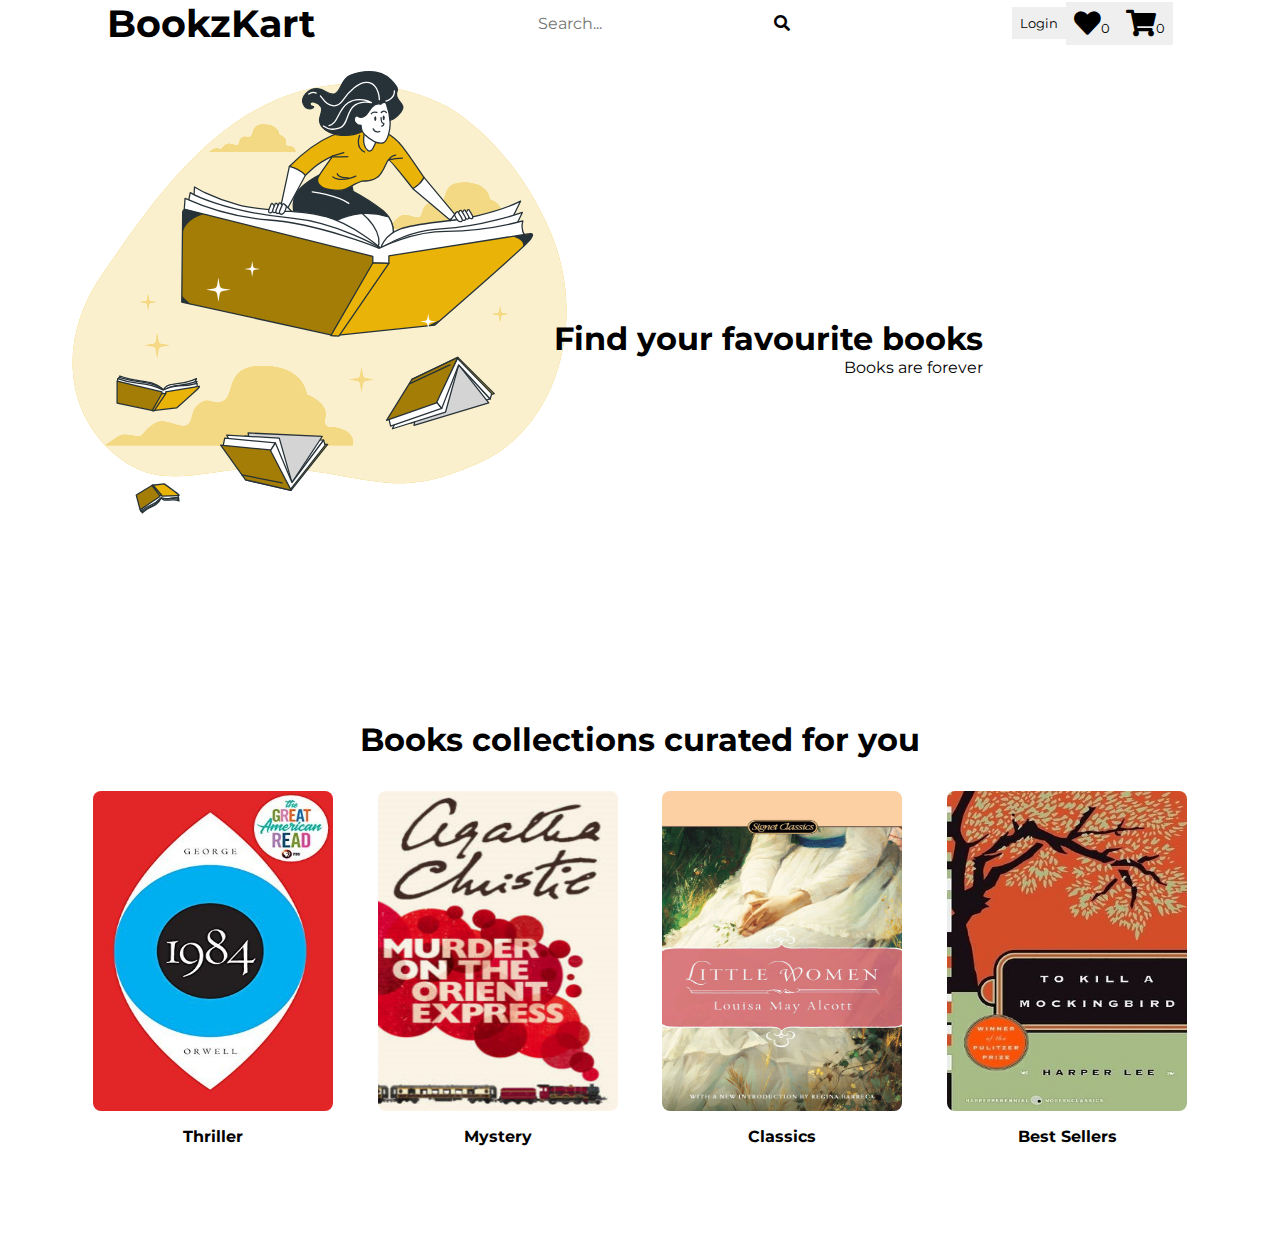
<file: index.html>
<!DOCTYPE html>
<html lang="en">

<head>
    <meta charset="UTF-8">
    <meta http-equiv="X-UA-Compatible" content="IE=edge">
    <meta name="viewport" content="width=device-width, initial-scale=1.0">
    <meta name="author" content="Aishwarya Dhiman">
    <title>E-commerce-app | HomePage</title>
    <link rel="stylesheet" href="https://zeta-ui.netlify.app/components/root.css" />
    <link rel="stylesheet" href="https://cdnjs.cloudflare.com/ajax/libs/font-awesome/5.14.0/css/all.min.css" />
    <link rel="stylesheet" href="app.css">

</head>

<body>
    <!-- header starts  -->
    <header class="header-wrapper">
        <a class="active" href="../index.html">
            <h1>BookzKart</h1>
        </a>
        <form action="" class="search-container">
            <input type="search" placeholder="Search..." name="search">
            <button type="submit"><i class="fa fa-search"></i></button>
        </form>
        <nav class="topnav">
            <a href="./pages/login.html"><button class="btn btn-primary-solid">
                    Login</button></a>
            <a href="./pages/wishlist.html"><button class="btn badge-btn">
                    <i class="fas fa-heart fa-2x"></i><span class="badge-icon-count">0</span>
                </button></a>
            <a href="./pages/cart.html"><button class="btn badge-btn">
                    <i class="fa fa-shopping-cart fa-2x"></i><span class="badge-icon-count">0</span></button></a>
        </nav>
    </header>
    <!-- header ends  -->
    <!-- hero section starts  -->

    <div class="hero-section">
        <img class="hero-image" src="./assets/images/bibliophile-animate (1).svg" alt="hero-image">
        <div class="hero-text">
            <h1>Find your favourite books</h1>
            <p>Books are forever</p>
        </div>
    </div>
    <!-- hero section ends  -->
    <!-- book collection -->
    <section class="section-books">
        <h1>Books collections curated for you</h1>
        <section class="flex justify-content-evenly section-book-cards">
            <div class="flex flex-col card-collection card-shadow">
                <img src="./assets/images/1984.jpg" alt="card-image"><a href="./pages/product.html">
                    <h4>Thriller</h4>
                </a>

            </div>
            <div class="flex flex-col card-collection card-shadow">
                <img src="./assets/images/orient.jpg" alt="card-image"><a href="./pages/product.html">
                    <h4>Mystery</h4>
                </a>
            </div>
            <div class="flex flex-col card-collection card-shadow">
                <img src="./assets/images/women.jpg" alt="card-image"><a href="./pages/product.html">
                    <h4>Classics</h4>
                </a>
            </div>
            <div class="flex flex-col card-collection card-shadow">
                <img src="./assets/images/mocking_bird.jpg" alt="card-image"><a href="./pages/product.html">
                    <h4>Best Sellers</h4>
                </a>
                </a>
            </div>
        </section>
    </section>

</body>

</html>
</file>
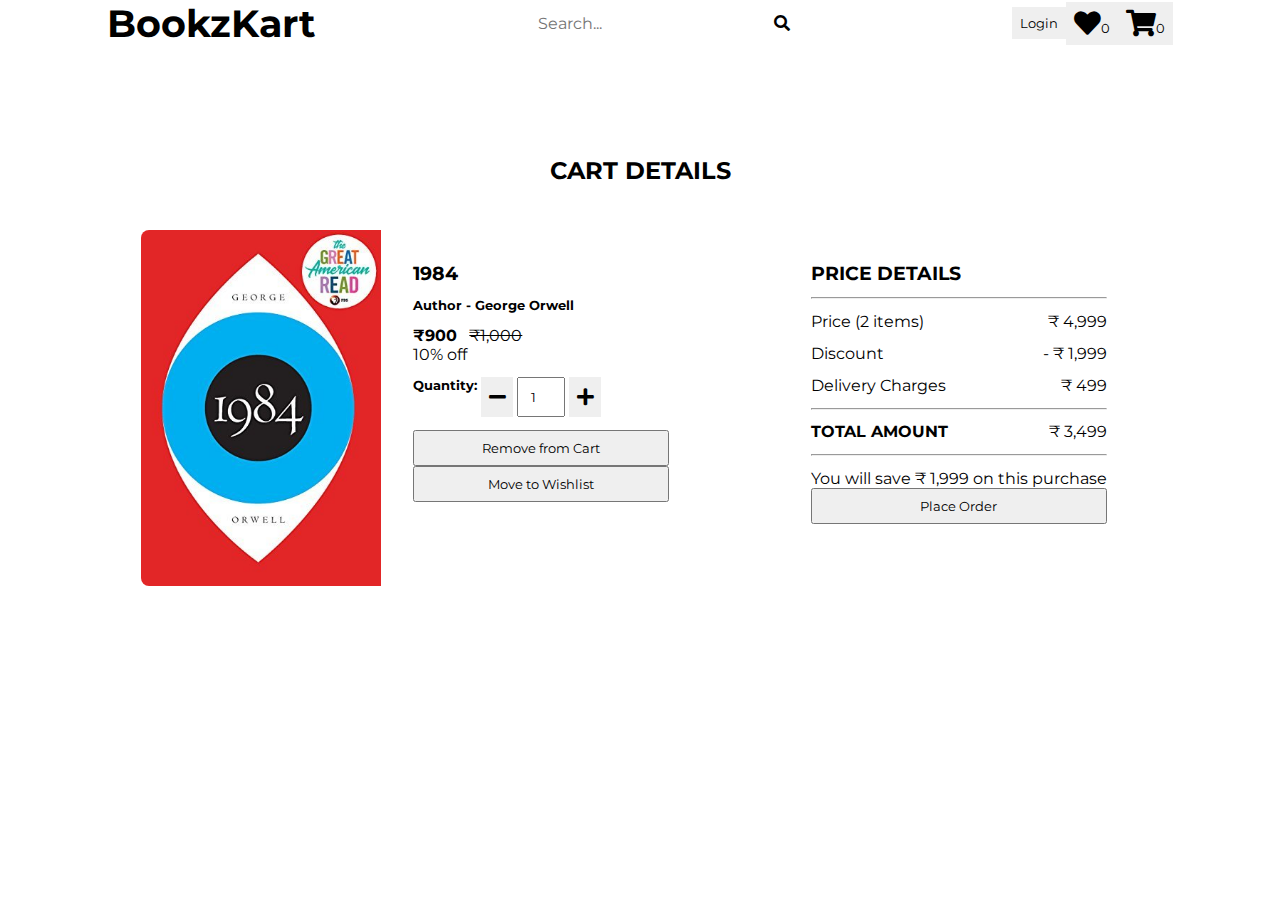
<file: pages/cart.html>
<!DOCTYPE html>
<html lang="en">

<head>
    <meta charset="UTF-8">
    <meta http-equiv="X-UA-Compatible" content="IE=edge">
    <meta name="viewport" content="width=device-width, initial-scale=1.0">
    <meta name="author" content="Aishwarya Dhiman">
    <title>E-commerce-app | My Cart</title>
    <link rel="stylesheet" href="https://zeta-ui.netlify.app/components/root.css" />
    <link rel="stylesheet" href="https://cdnjs.cloudflare.com/ajax/libs/font-awesome/5.14.0/css/all.min.css" />
    <link rel="stylesheet" href="../app.css">

</head>

<body>
    <!-- header starts  -->
    <header class="header-wrapper">
        <a class="active" href="../index.html">
            <h1>BookzKart</h1>
        </a>
        <form action="" class="search-container">
            <input type="search" placeholder="Search..." name="search">
            <button type="submit"><i class="fa fa-search"></i></button>
        </form>
        <nav class="topnav">
            <a href="login.html"><button class="btn btn-primary-solid">
                    Login</button></a>
            <a href="./wishlist.html"><button class="btn badge-btn">
                    <i class="fas fa-heart fa-2x"></i><span class="badge-icon-count">0</span>
                </button></a>
            <a href="./cart.html"><button class="btn badge-btn">
                    <i class="fa fa-shopping-cart fa-2x"></i><span class="badge-icon-count">0</span></button></a>
        </nav>
    </header>
    <!-- header ends  -->

    <main class="main-container">
        <h2 class="margin-top margin-bottom">CART DETAILS</h2>
        <section class="flex justify-content-evenly section-cart">

            <!-- product cards  -->
            <div class="flex card-product card-shadow">
                <img class="card-product-image" src="../assets/images/1984.jpg" alt="card image" />
                <div class="card-product-details">
                    <h3 class="margin-bottom">1984</h3>
                    <h5 class="margin-bottom">Author - George Orwell</h5>
                    <div class="flex flex-col product-price">
                        <span class="current-price">
                            <strong>₹900</strong>
                            <span class="old-price">₹1,000</span></span>
                    </div>
                    <span class="discount-price">10% off</span>
                    <div class="flex margin-top margin-bottom prduct-quantity">
                        <h5>Quantity:</h5>
                        <button class="btn-quantity">
                            <i class="fas fa-minus"></i>
                        </button>
                        <label for="card-input-qty"></label>
                        <input id="card-input-qty" class="card-input" type="number" value="1" min="1">
                        <button class="btn-quantity">
                            <i class="fas fa-plus"></i>
                        </button>
                    </div>
                    <div class="flex flex-col">
                        <button class="btn btn-primary-outline">
                            Remove from Cart
                        </button>
                        <button class="btn btn-primary-outline">
                            Move to Wishlist
                        </button>
                    </div>
                </div>
            </div>

            <!-- price detail card  -->
            <div class="flex flex-col">
                <div class="card-product cart-price-card card-shadow">
                    <h3 class="margin-bottom">PRICE DETAILS</h3>
                    <hr>
                    <div class="flex margin-top margin-bottom justify-content-between">
                        <span>Price (2 items)</span>
                        <span>₹ 4,999</span>
                    </div>
                    <div class="flex justify-content-between margin-top margin-bottom">
                        <span>Discount</span> <span>- ₹ 1,999</span>
                    </div>
                    <div class="flex justify-content-between margin-top margin-bottom">
                        <span>Delivery Charges</span>
                        <span>₹ 499</span>
                    </div>
                    <hr>
                    <div class="flex justify-content-between">
                        <h4 class="margin-top margin-bottom">TOTAL AMOUNT</h4>
                        <span class="margin-top margin-bottom">₹ 3,499</span>
                    </div>
                    <hr>
                    <div class="flex flex-col margin-top">
                        <p class="">You will save ₹ 1,999 on this purchase</p>
                        <button class="btn btn-secondary-solid">Place Order</button>
                    </div>
                </div>
        </section>
    </main>


</body>

</html>
</file>
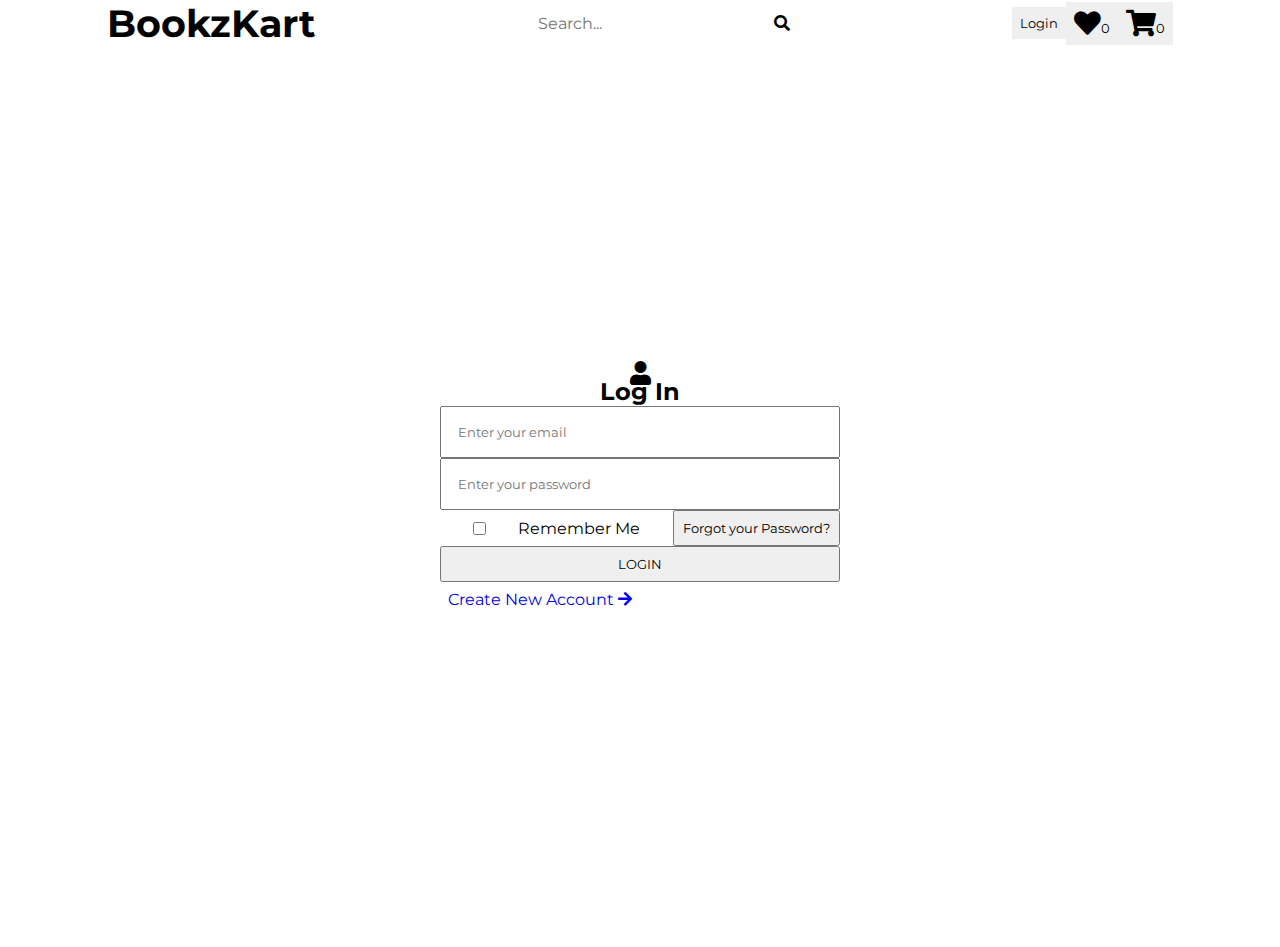
<file: pages/login.html>
<!DOCTYPE html>
<html lang="en">

<head>
    <meta charset="UTF-8">
    <meta http-equiv="X-UA-Compatible" content="IE=edge">
    <meta name="viewport" content="width=device-width, initial-scale=1.0">
    <meta name="author" content="Aishwarya Dhiman">
    <title>E-commerce-app | Login</title>
    <link rel="stylesheet" href="https://zeta-ui.netlify.app/components/root.css" />
    <link rel="stylesheet" href="https://cdnjs.cloudflare.com/ajax/libs/font-awesome/5.14.0/css/all.min.css" />
    <link rel="stylesheet" href="../app.css">
</head>

<body class="container-color">

    <!-- header starts  -->
    <header class="header-wrapper">
        <a class="active" href="../index.html">
            <h1>BookzKart</h1>
        </a>
        <form action="" class="search-container">
            <input type="search" placeholder="Search..." name="search">
            <button type="submit"><i class="fa fa-search"></i></button>
        </form>
        <nav class="topnav">
            <a href="login.html"><button class="btn btn-primary-solid">
                    Login</button></a>
            <a href="./wishlist.html"><button class="btn badge-btn">
                    <i class="fas fa-heart fa-2x"></i><span class="badge-icon-count">0</span>
                </button></a>
            <a href="./cart.html"><button class="btn badge-btn">
                    <i class="fa fa-shopping-cart fa-2x"></i><span class="badge-icon-count">0</span></button></a>
        </nav>
    </header>
    <!-- header ends  -->

    <!-- login form starts -->
    <div class="container">
        <div class="login-wrapper">
            <div class="user-icon"><i class="fa fa-user"></i>
            </div>
            <form class="form">
                <h2>Log In</h2>
                <div class="form-group">
                    <label for="email-input"></label>
                    <input id="email-input" class="input" type="email" name="email" placeholder="Enter your email" />
                </div>
                <div class="form-group">
                    <label for="pwd-input"></label>
                    <input id="pwd-input" class="input" type="password" name="password"
                        placeholder="Enter your password" />
                </div>
                <div class="form-link">
                    <label for="rememberme"></label>
                    <input id="rememberme" class="input-checkbox" type="checkbox" name="rememberme" />Remember Me
                    <a href="#"><button class="btn btn-link">Forgot your Password?</button></a>
                </div>
                <div class="form-group">
                    <button class="btn btn-primary-solid">LOGIN</button>
                </div>
                <div class="form-group">
                    <a class="btn btn-primary-outline" href="./signup.html">
                        Create New Account <i class="fas fa-arrow-right"></i></a>
                </div>
            </form>
        </div>
    </div>
    <!-- login form ends -->

</body>

</html>
</file>
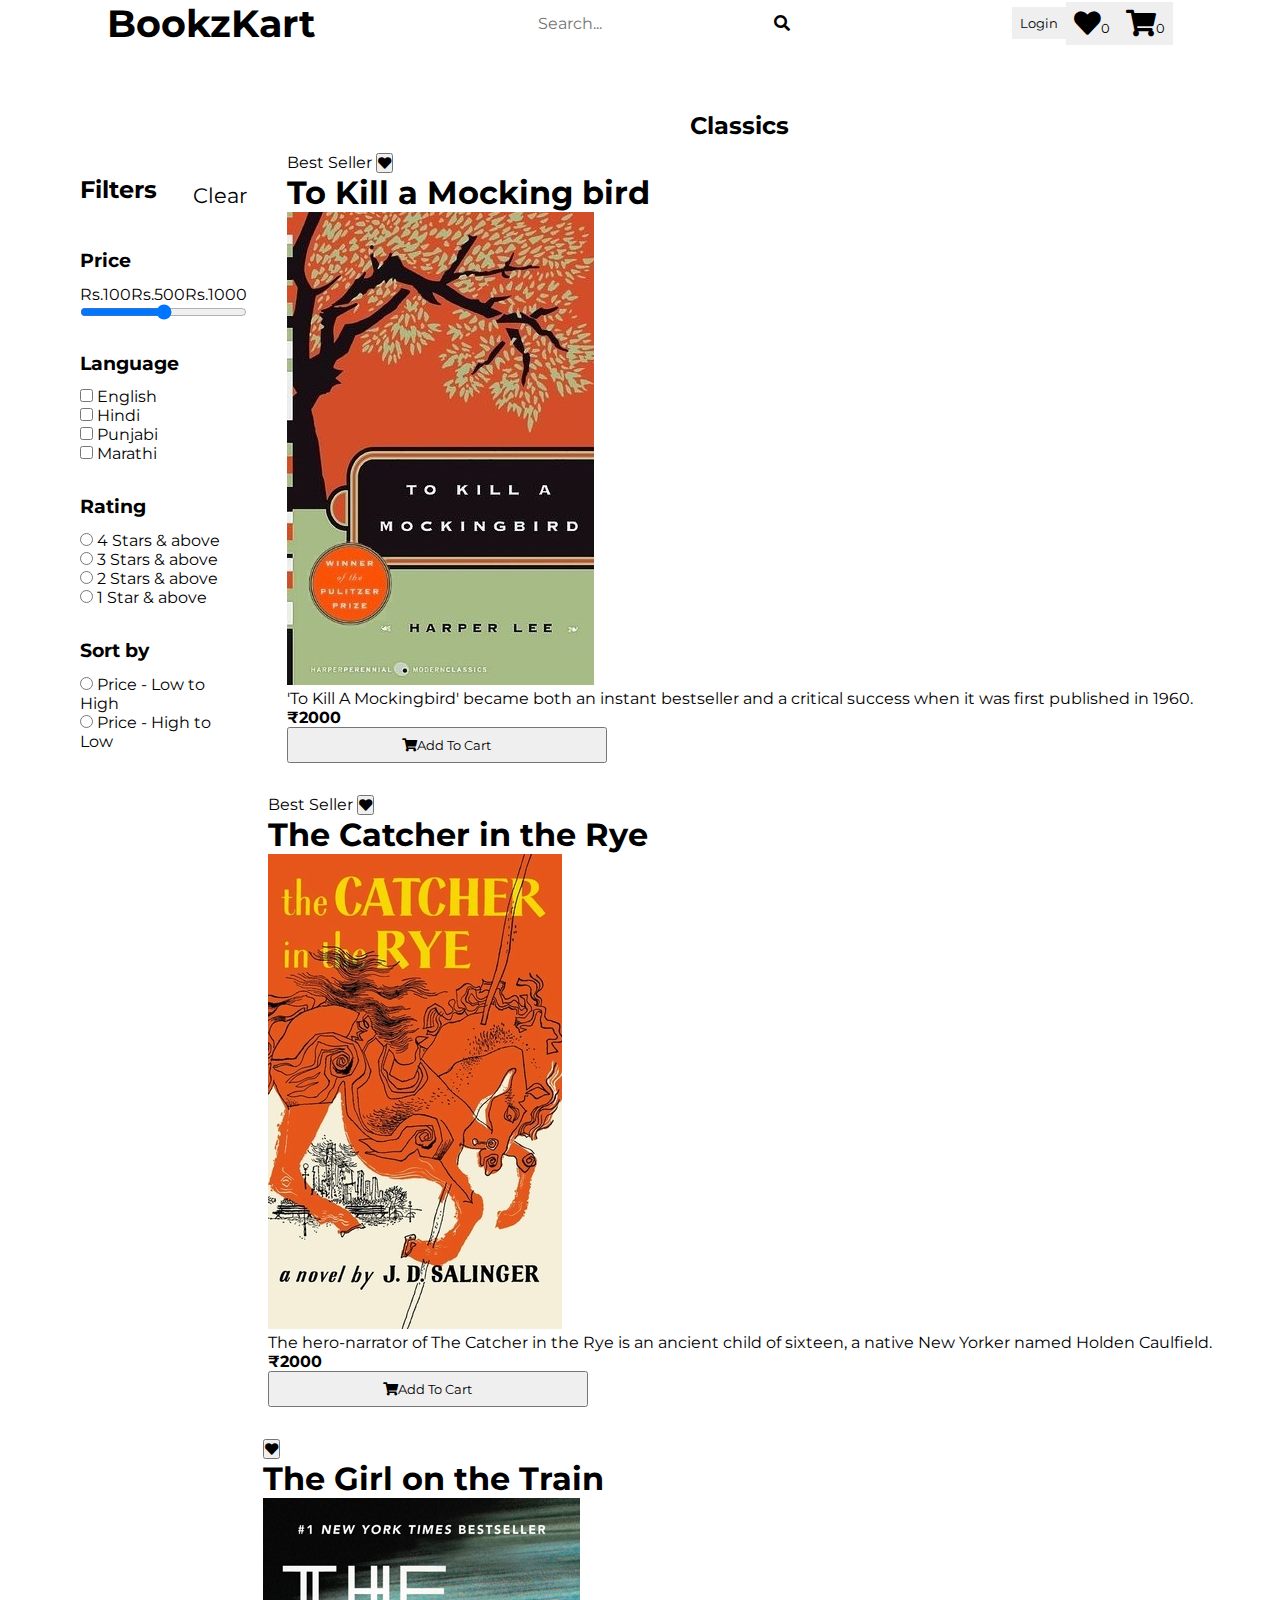
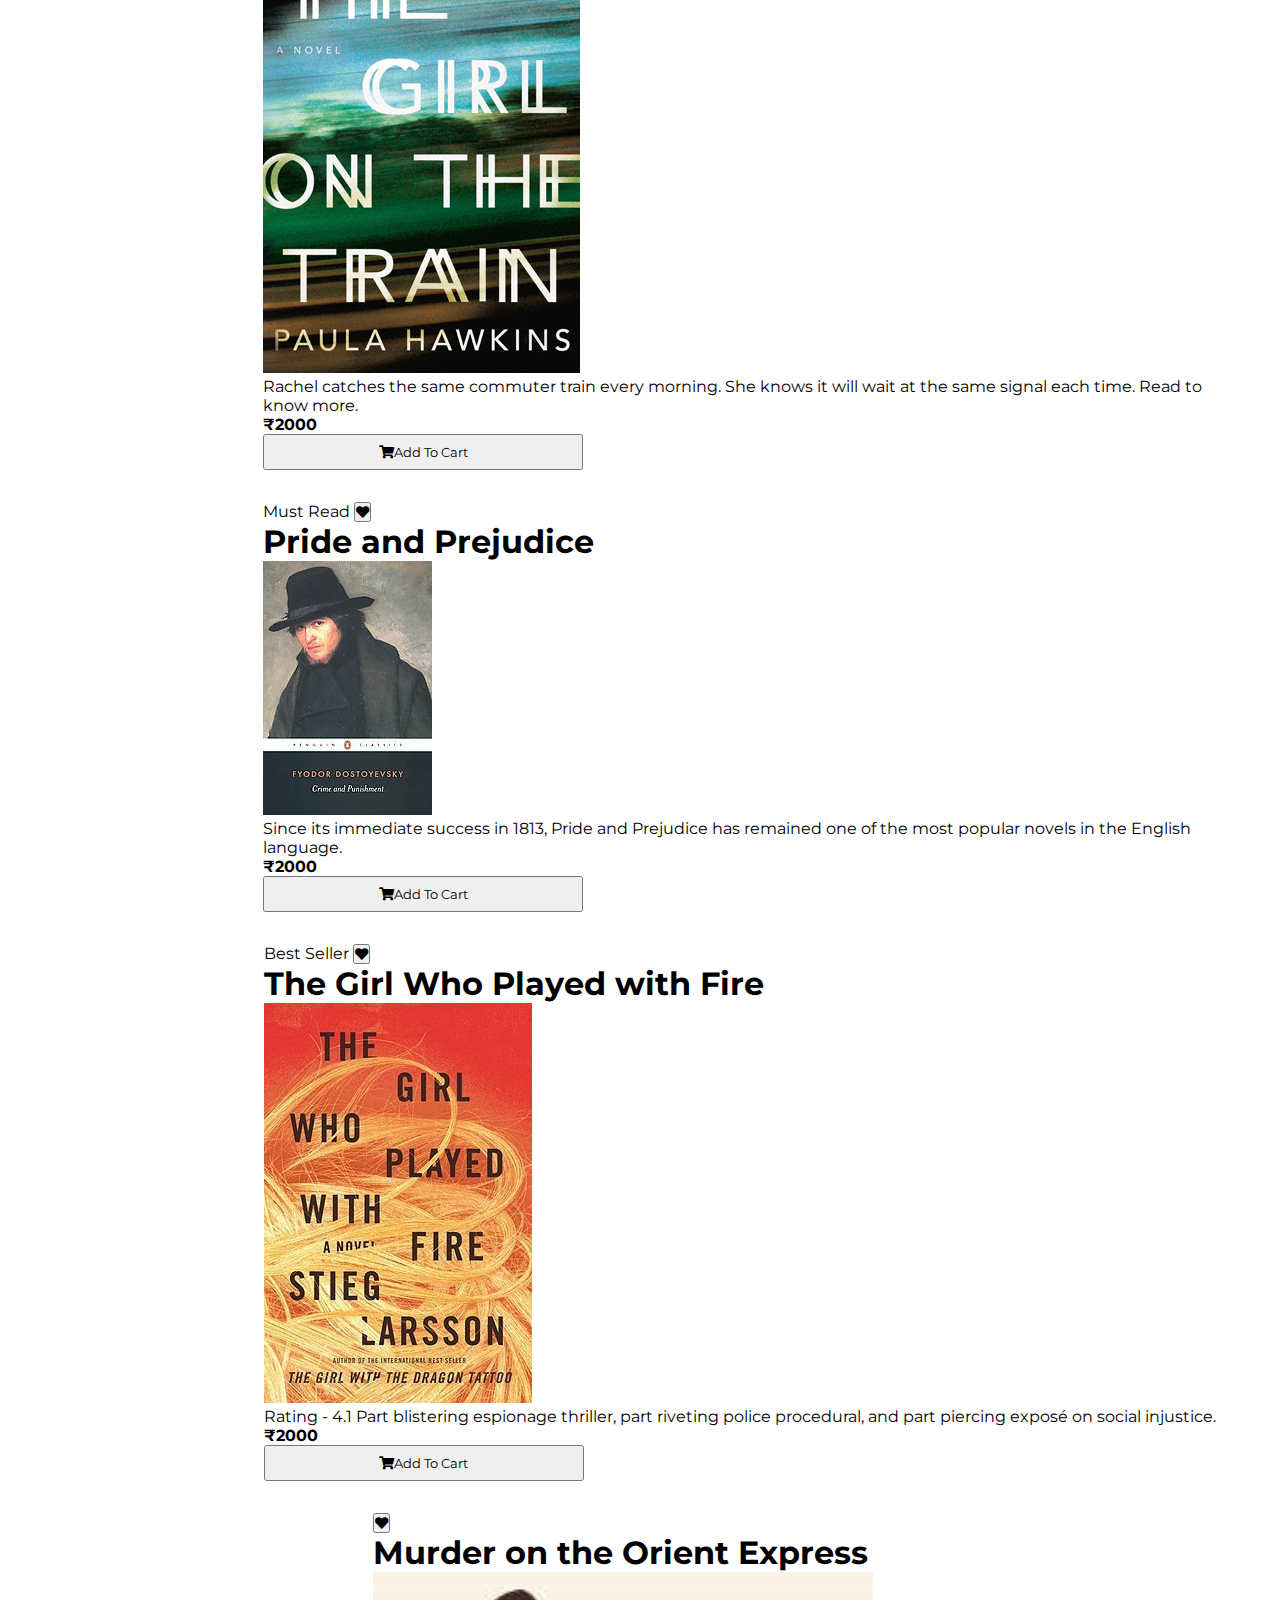
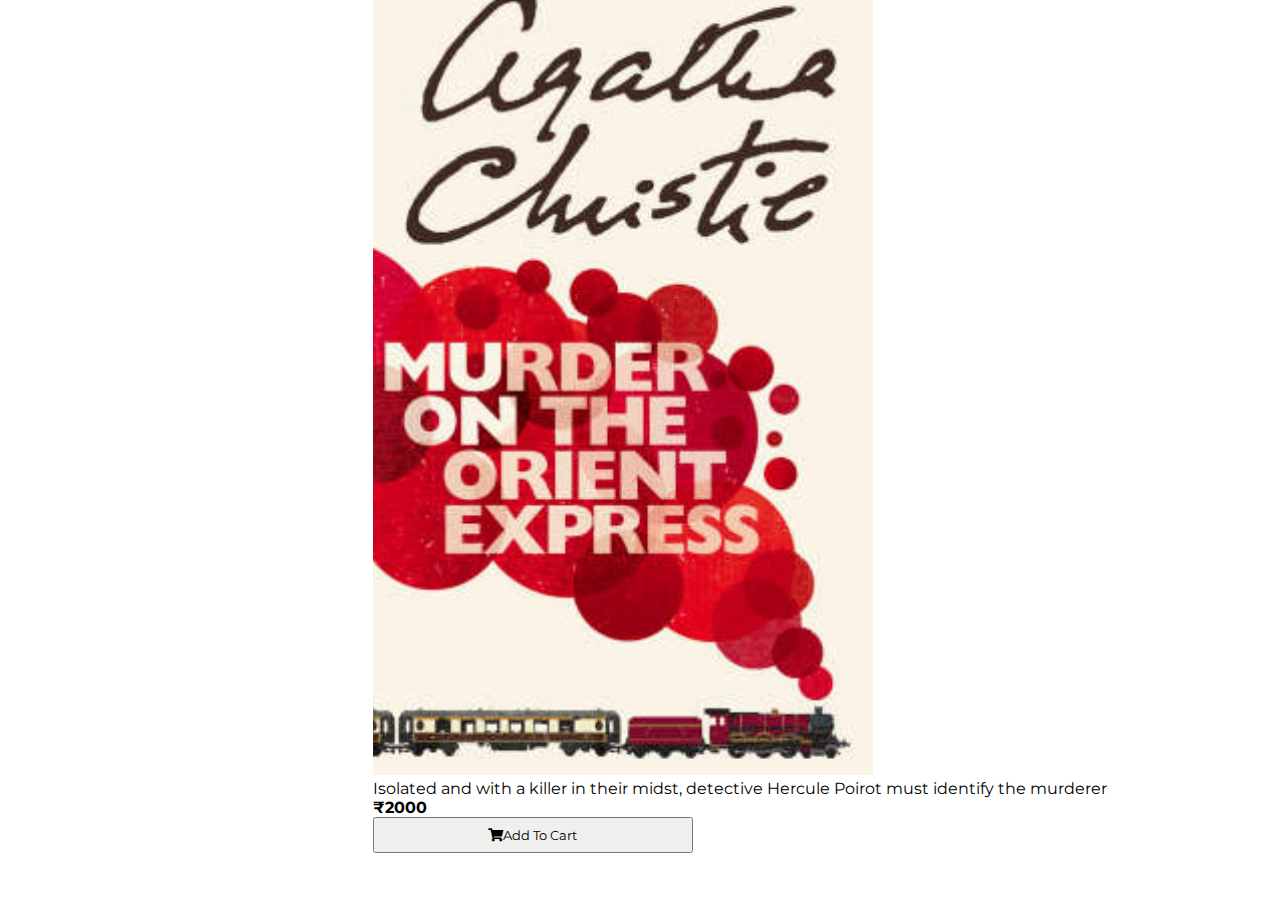
<file: pages/product.html>
<!DOCTYPE html>
<html lang="en">

<head>
    <meta charset="UTF-8">
    <meta http-equiv="X-UA-Compatible" content="IE=edge">
    <meta name="viewport" content="width=device-width, initial-scale=1.0">
    <title>E-commerce-app | My Cart</title>
    <link rel="stylesheet" href="https://zeta-ui.netlify.app/components/root.css" />
    <link rel="stylesheet" href="https://cdnjs.cloudflare.com/ajax/libs/font-awesome/5.14.0/css/all.min.css" />
    <link rel="stylesheet" href="../app.css">

</head>

<body>

    <!-- header starts  -->
    <header class="header-wrapper">
        <a class="active" href="../index.html">
            <h1>BookzKart</h1>
        </a>
        <form action="" class="search-container">
            <input type="search" placeholder="Search..." name="search">
            <button type="submit"><i class="fa fa-search"></i></button>
        </form>
        <nav class="topnav">
            <a href="login.html"><button class="btn btn-primary-solid">
                    Login</button></a>
            <a href="./wishlist.html"><button class="btn badge-btn">
                    <i class="fas fa-heart fa-2x"></i><span class="badge-icon-count">0</span>
                </button></a>
            <a href="./cart.html"><button class="btn badge-btn">
                    <i class="fa fa-shopping-cart fa-2x"></i><span class="badge-icon-count">0</span></button></a>
        </nav>
    </header>
    <!-- header ends  -->

    <div class="main-container flex">
        <aside class="aside-container">
            <div class="flex justify-content-between filter-container">
                <h2 class="margin-bottom">Filters</h2>
                <button class="cursor-pointer btn-filter">Clear</button>
            </div>
            <div class="flex flex-col filter-container">
                <h3 class="margin-bottom">Price</h3>
                <div class="flex justify-content-between">
                    <span>Rs.100</span>
                    <span>Rs.500</span>
                    <span>Rs.1000</span>
                </div>
                <input type="range" step="0.1" class="cursor-pointer" />
            </div>
            <div class="flex flex-col justify-content-between filter-container">
                <h3 class="margin-bottom">Language</h3>
                <label class="cursor-pointer" for="language-english">
                    <input class="cursor-pointer" type="checkbox" name="category" id="language-english"
                        value="language-english" />
                    English
                </label>
                <label class="cursor-pointer" for="language-hindi">
                    <input class="cursor-pointer" type="checkbox" name="category" id="language-hindi"
                        value="language-hindi" />
                    Hindi
                </label>
                <label class="cursor-pointer" for="language-punjabi">
                    <input class="cursor-pointer" type="checkbox" name="category" id="language-punjabi"
                        value="language-punjabi" />
                    Punjabi
                </label>
                <label class="cursor-pointer" for="language-marathi">
                    <input class="cursor-pointer" type="checkbox" name="category" id="language-marathi"
                        value="language-marathi" />
                    Marathi
                </label>
            </div>
            <div class="flex flex-col justify-content-between filter-container">
                <h3 class="margin-bottom">Rating</h3>
                <label class="cursor-pointer" for="Rating4above">
                    <input class="cursor-pointer" type="radio" name="price" id="Rating4above" value="Rating4above" />
                    4 Stars & above
                </label>
                <label class="cursor-pointer" for="Rating3above">
                    <input class="cursor-pointer" type="radio" name="price" id="Rating3above" value="Rating3above" />
                    3 Stars & above
                </label>
                <label class="cursor-pointer" for="Rating2above">
                    <input class="cursor-pointer" type="radio" name="price" id="Rating2above" value="Rating2above" />
                    2 Stars & above
                </label>
                <label class="cursor-pointer" for="Rating1above">
                    <input class="cursor-pointer" type="radio" name="price" id="Rating1above" value="Rating1above" />
                    1 Star & above
                </label>
            </div>
            <div class="flex flex-col justify-content-between filter-container">
                <h3 class="margin-bottom">Sort by</h3>
                <label class="" for="low-to-high">
                    <input class="cursor-pointer" type="radio" name="price" id="low-to-high" value="Low to High" />
                    Price - Low to High
                </label>
                <label class="cursor-pointer" for="high-to-low">
                    <input class="cursor-pointer" type="radio" name="price" id="high-to-low" value="High to Low" />
                    Price - High to Low
                </label>
            </div>
        </aside>

        <!-- cards  -->
        <main>
            <h2 class="margin-bottom text-centre">Classics</h2>
            <section class="flex flex-wrap justify-content-evenly section-cart card-display">
                <div class="card-container card-vertical card-shadow">
                    <div class="card-header">
                        <span class="card-badge">Best Seller</span>
                        <button class="card-btn-icon margin-l">
                            <i class="fas fa-heart"></i></button>
                    </div>
                    <h1 class="card-heading">To Kill a Mocking bird</h1>
                    <img class="card-image" src="../assets/images/mocking_bird.jpg" alt="card image" />
                    <p class="card-text">'To Kill A Mockingbird' became both an instant bestseller and a critical
                        success when it was first published in 1960.
                    </p>
                    <div class="card-product-price">
                        <span class="current-price"><strong>₹2000</strong></span>
                    </div>
                    <div class="card-footer">
                        <button class="btn btn-secondary-solid btn-wishlist">
                            <i class="fa fa-shopping-cart"></i>Add To Cart</button>
                    </div>
                </div>
                <div class="card-container card-vertical card-shadow">
                    <div class="card-header">
                        <span class="card-badge">Best Seller</span>
                        <button class="card-btn-icon margin-l">
                            <i class="fas fa-heart"></i></button>
                    </div>
                    <h1 class="card-heading">The Catcher in the Rye</h1>
                    <img class="card-image" src="../assets/images/catcher_in_rye.jpg" alt="card image" />
                    <p class="card-text">The hero-narrator of The Catcher in the Rye is an ancient child of sixteen, a
                        native New Yorker named Holden Caulfield.
                    </p>
                    <div class="card-product-price">
                        <span class="current-price"><strong>₹2000</strong></span>
                    </div>
                    <div class="card-footer">
                        <button class="btn btn-secondary-solid btn-wishlist">
                            <i class="fa fa-shopping-cart"></i>Add To Cart</button>
                    </div>
                </div>
                <div class="card-container card-vertical card-shadow">
                    <div class="card-header">
                        <button class="card-btn-icon margin-l">
                            <i class="fas fa-heart"></i></i></button>
                    </div>
                    <h1 class="card-heading">The Girl on the Train</h1>
                    <img class="card-image" src="../assets/images/train.jpg" alt="card image" />
                    <p class="card-text">Rachel catches the same commuter train every morning. She knows it will wait at
                        the
                        same signal each time. Read to know more.
                    </p>
                    <div class="card-product-price">
                        <span class="current-price"><strong>₹2000</strong></span>
                    </div>
                    <div class="card-footer">
                        <button class="btn btn-secondary-solid btn-wishlist">
                            <i class="fa fa-shopping-cart"></i>Add To Cart</button>
                    </div>
                </div>
                <div class="card-container card-vertical card-shadow">
                    <div class="card-header">
                        <span class="card-badge">Must Read</span>
                        <button class="card-btn-icon margin-l">
                            <i class="fas fa-heart"></i></i></button>
                    </div>
                    <h1 class="card-heading">Pride and Prejudice</h1>
                    <img class="card-image" src="../assets/images/cp.jpg" alt="card image" />
                    <p class="card-text">Since its immediate success in 1813, Pride and Prejudice has remained one of
                        the
                        most popular novels in the English language.
                    </p>
                    <div class="card-product-price">
                        <span class="current-price"><strong>₹2000</strong></span>
                    </div>
                    <div class="card-footer">
                        <button class="btn btn-secondary-solid btn-wishlist">
                            <i class="fa fa-shopping-cart"></i>Add To Cart</button>
                    </div>
                </div>
                <div class="card-container card-vertical card-shadow">
                    <div class="card-header">
                        <span class="card-badge">Best Seller</span>
                        <button class="card-btn-icon margin-l">
                            <i class="fas fa-heart"></i></button>
                    </div>
                    <h1 class="card-heading">The Girl Who Played with Fire</h1>
                    <img class="card-image" src="../assets/images/fire.jpg" alt="card image" />
                    <p class="card-text">Rating - 4.1
                        Part blistering espionage thriller, part riveting police procedural, and part piercing exposé on
                        social injustice.
                    </p>
                    <div class="card-product-price">
                        <span class="current-price"><strong>₹2000</strong></span>
                    </div>
                    <div class="card-footer">
                        <button class="btn btn-secondary-solid btn-wishlist">
                            <i class="fa fa-shopping-cart"></i>Add To Cart</button>
                    </div>
                </div>
                <div class="card-container card-vertical card-shadow">
                    <div class="card-header">
                        <button class="card-btn-icon margin-l">
                            <i class="fas fa-heart"></i></button>
                    </div>
                    <h1 class="card-heading">Murder on the Orient Express</h1>
                    <img class="card-image" src="../assets/images/orient.jpg" alt="card image" />
                    <p class="card-text">Isolated and with a killer in their midst, detective Hercule Poirot must
                        identify
                        the murderer
                    </p>
                    <div class="card-product-price">
                        <span class="current-price"><strong>₹2000</strong></span>
                    </div>
                    <div class="card-footer">
                        <button class="btn btn-secondary-solid btn-wishlist">
                            <i class="fa fa-shopping-cart"></i>Add To Cart</button>
                    </div>
                </div>
        </main>
        <!-- cards end  -->
    </div>
</body>

</html>
</file>
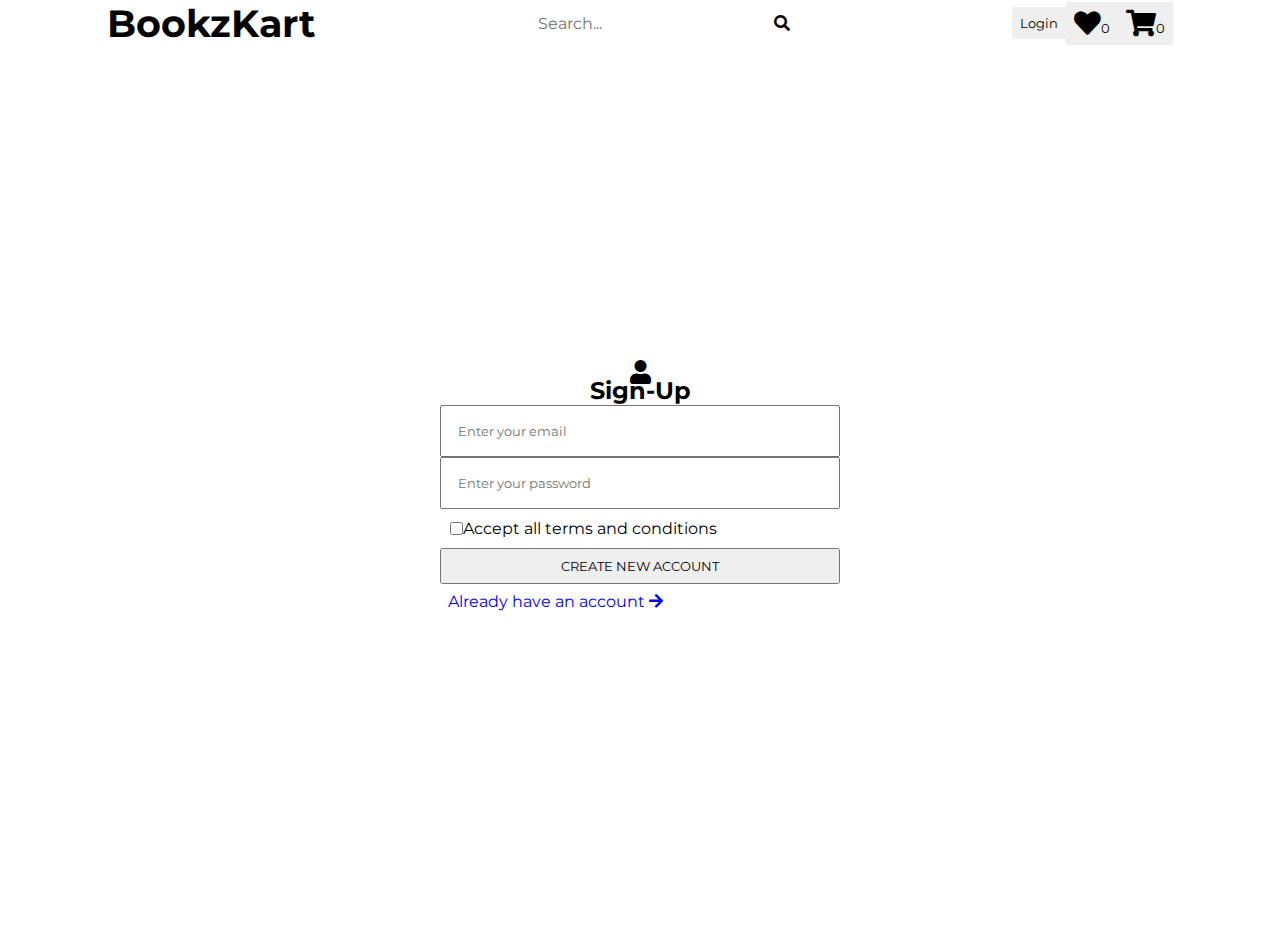
<file: pages/signup.html>
<!DOCTYPE html>
<html lang="en">

<head>
    <meta charset="UTF-8">
    <meta http-equiv="X-UA-Compatible" content="IE=edge">
    <meta name="viewport" content="width=device-width, initial-scale=1.0">
    <meta name="author" content="Aishwarya Dhiman">
    <title>E-commerce-app | Sign-Up</title>
    <link rel="stylesheet" href="https://zeta-ui.netlify.app/components/root.css" />
    <link rel="stylesheet" href="https://cdnjs.cloudflare.com/ajax/libs/font-awesome/5.14.0/css/all.min.css" />
    <link rel="stylesheet" href="../app.css">
</head>

<body class="container-color">
    <!-- header starts  -->
    <header class="header-wrapper">
        <a class="active" href="../index.html">
            <h1>BookzKart</h1>
        </a>
        <form action="" class="search-container">
            <input type="search" placeholder="Search..." name="search">
            <button type="submit"><i class="fa fa-search"></i></button>
        </form>
        <nav class="topnav">
            <a href="./login.html"><button class="btn btn-primary-solid">
                    Login</button></a>
            <a href="./wishlist.html"><button class="btn badge-btn">
                    <i class="fas fa-heart fa-2x"></i><span class="badge-icon-count">0</span>
                </button></a>
            <a href="./cart.html"><button class="btn badge-btn">
                    <i class="fa fa-shopping-cart fa-2x"></i><span class="badge-icon-count">0</span></button></a>
        </nav>
    </header>
    <!-- header ends  -->

    <!-- signup form starts -->
    <div class="container">
        <div class="login-wrapper">
            <div class="user-icon"><i class="fa fa-user"></i>
            </div>
            <form class="form">
                <h2>Sign-Up</h2>
                <div class="form-group">
                    <label for="email-input"></label>
                    <input id="email-input" class="input" type="email" name="email" placeholder="Enter your email" />
                </div>
                <div class="form-group">
                    <label for="pwd-input"></label>
                    <input id="pwd-input" class="input" type="password" name="password"
                        placeholder="Enter your password" />
                </div>
                <div class="form-link-group">
                    <label for="termsconditions"></label>
                    <input id="termsconditions" class="input-checkbox" type="checkbox" name="termsconditions" />Accept
                    all terms
                    and conditions
                </div>
                <div class="form-group">
                    <button class="btn btn-primary-solid">CREATE NEW ACCOUNT</button>
                </div>
                <div class="form-group">
                    <a class=" btn btn-primary-outline" href="./login.html">
                        Already have an account <i class="fas fa-arrow-right"></i>
                    </a>
                </div>
            </form>
        </div>
    </div>
    <!-- signup form ends -->
</body>

</html>
</file>
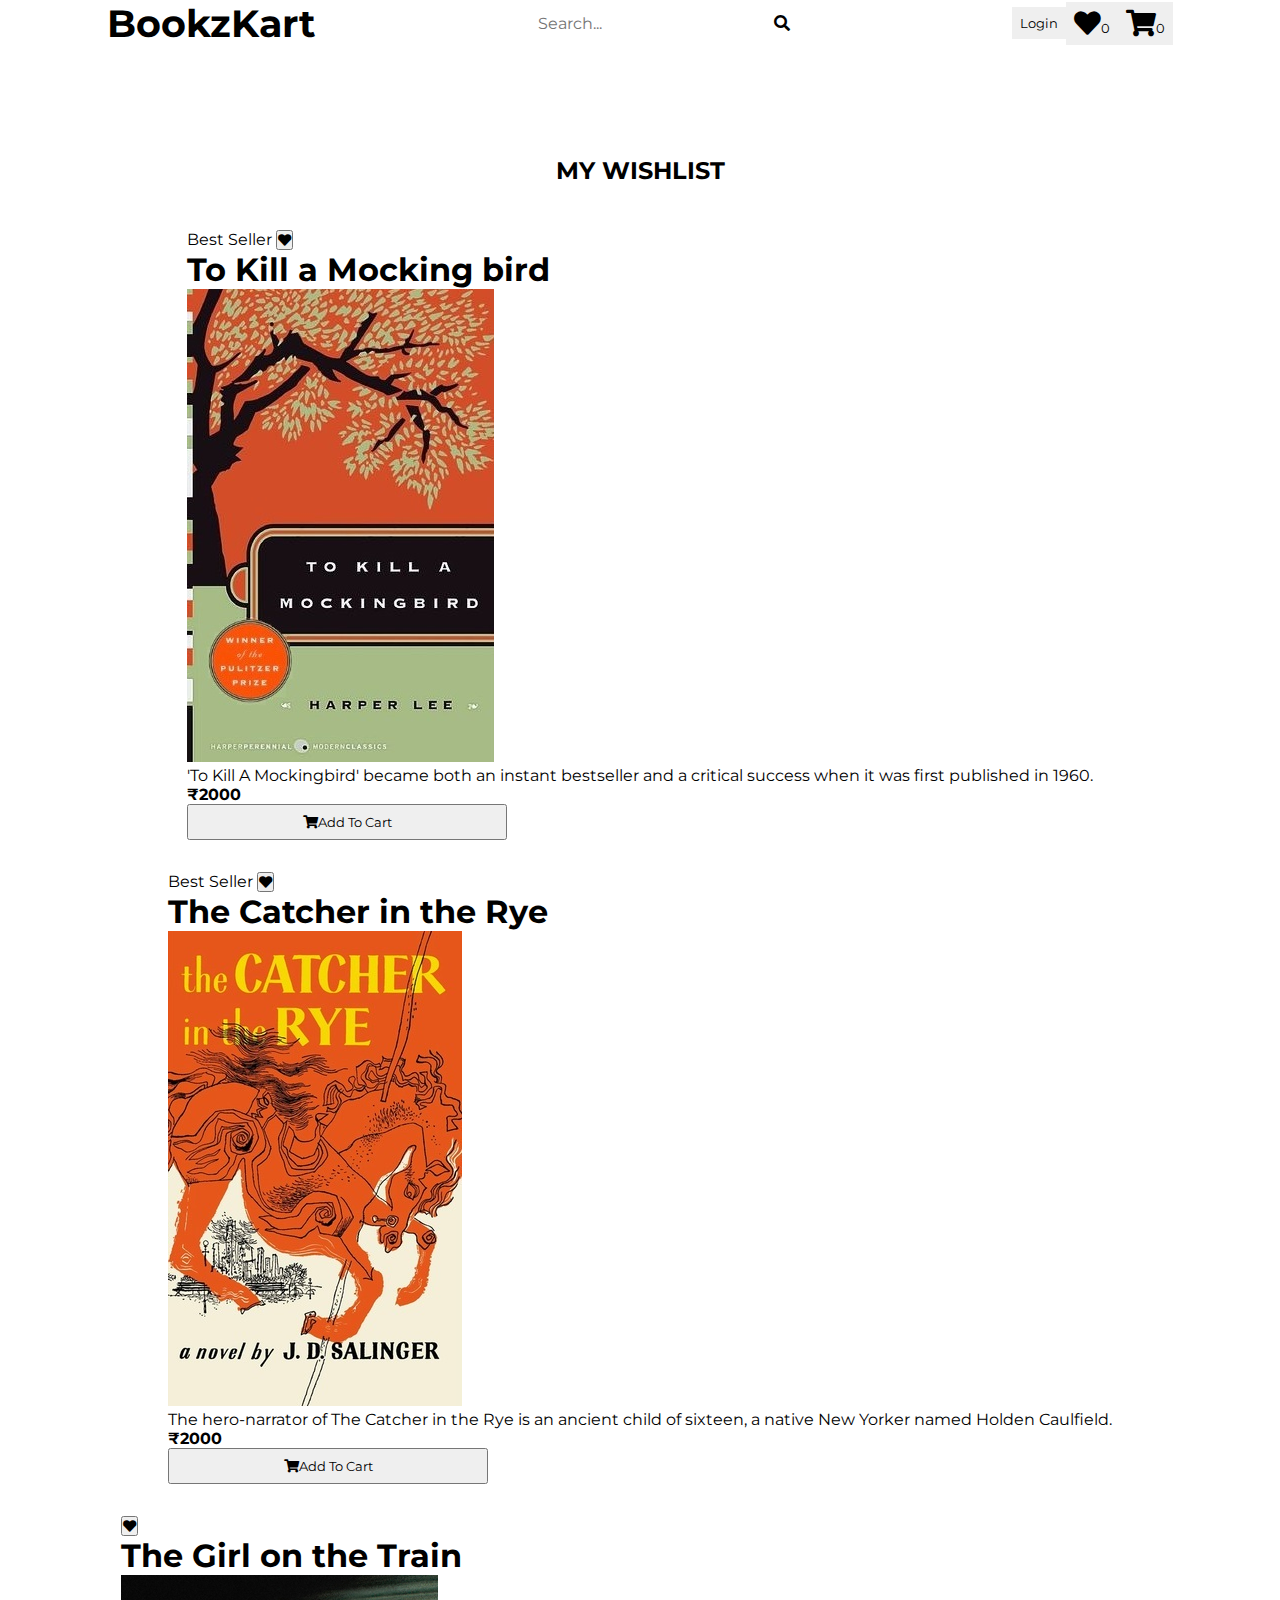
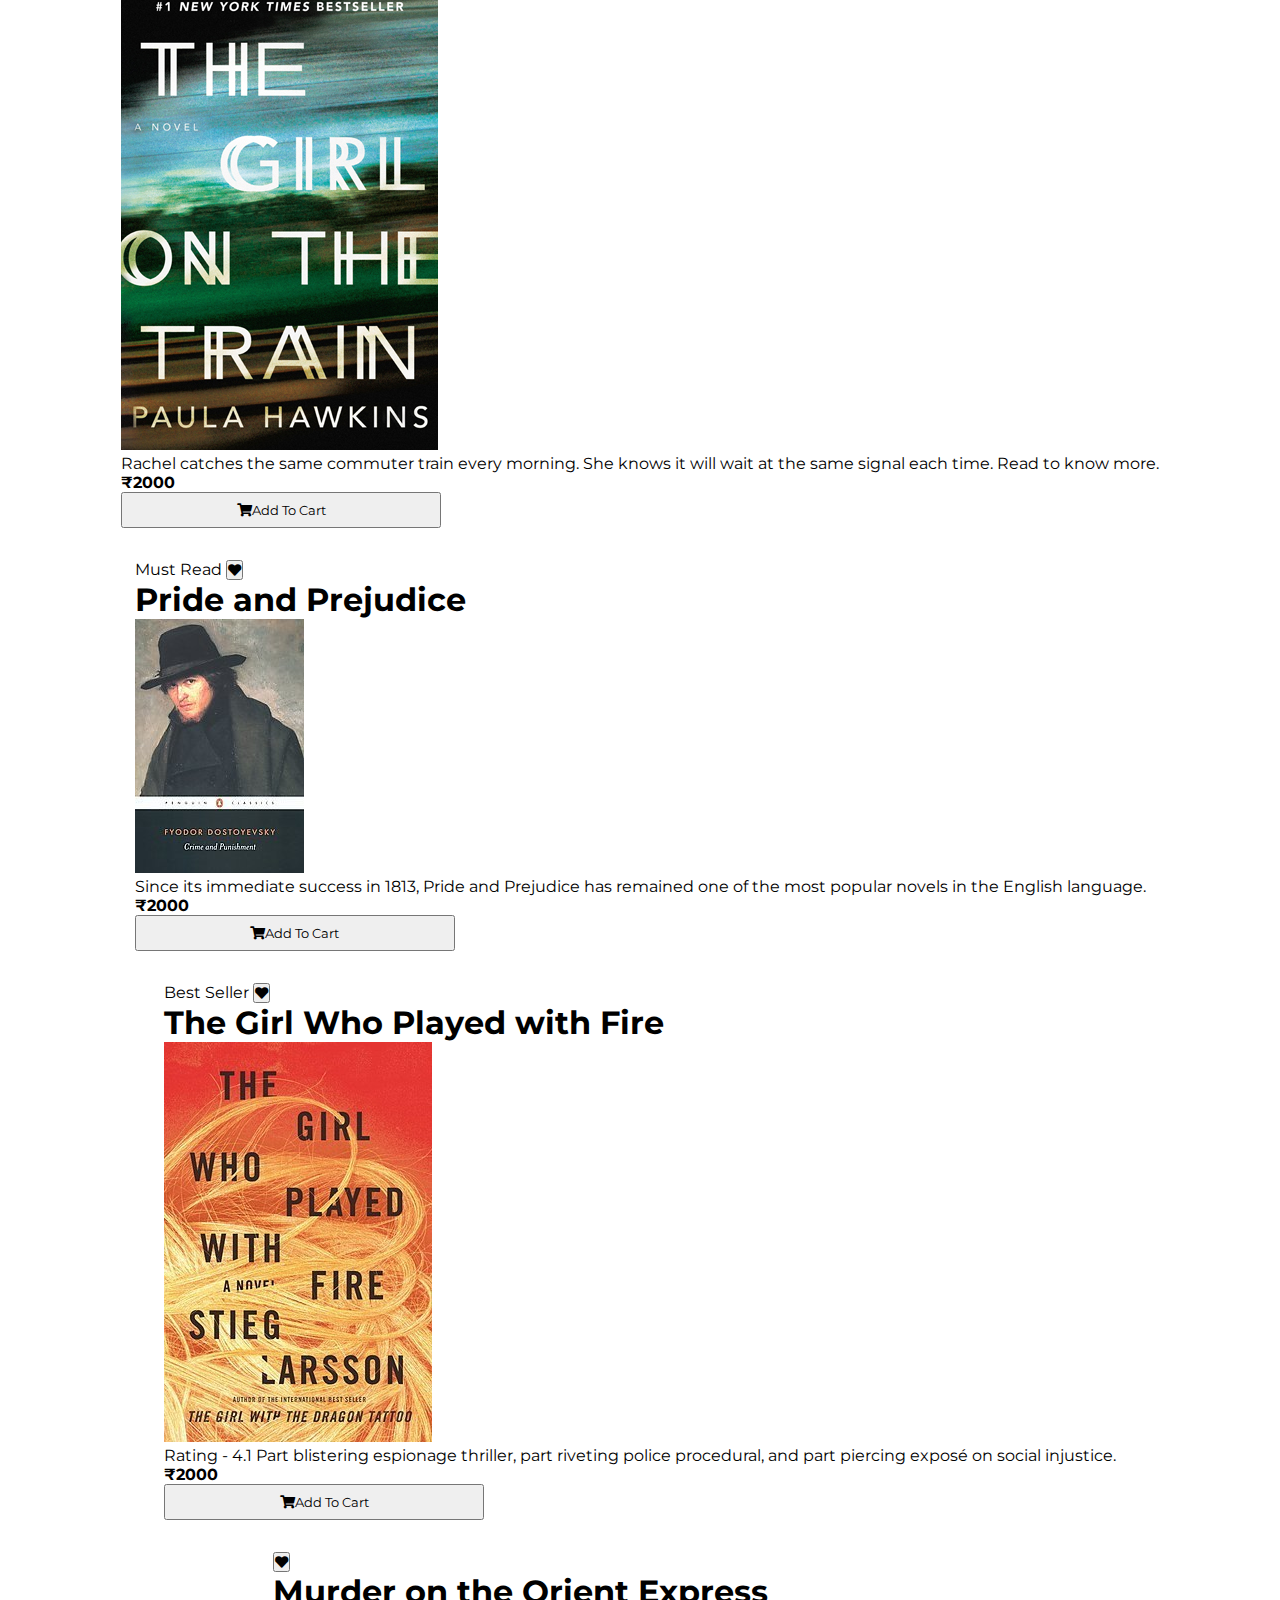
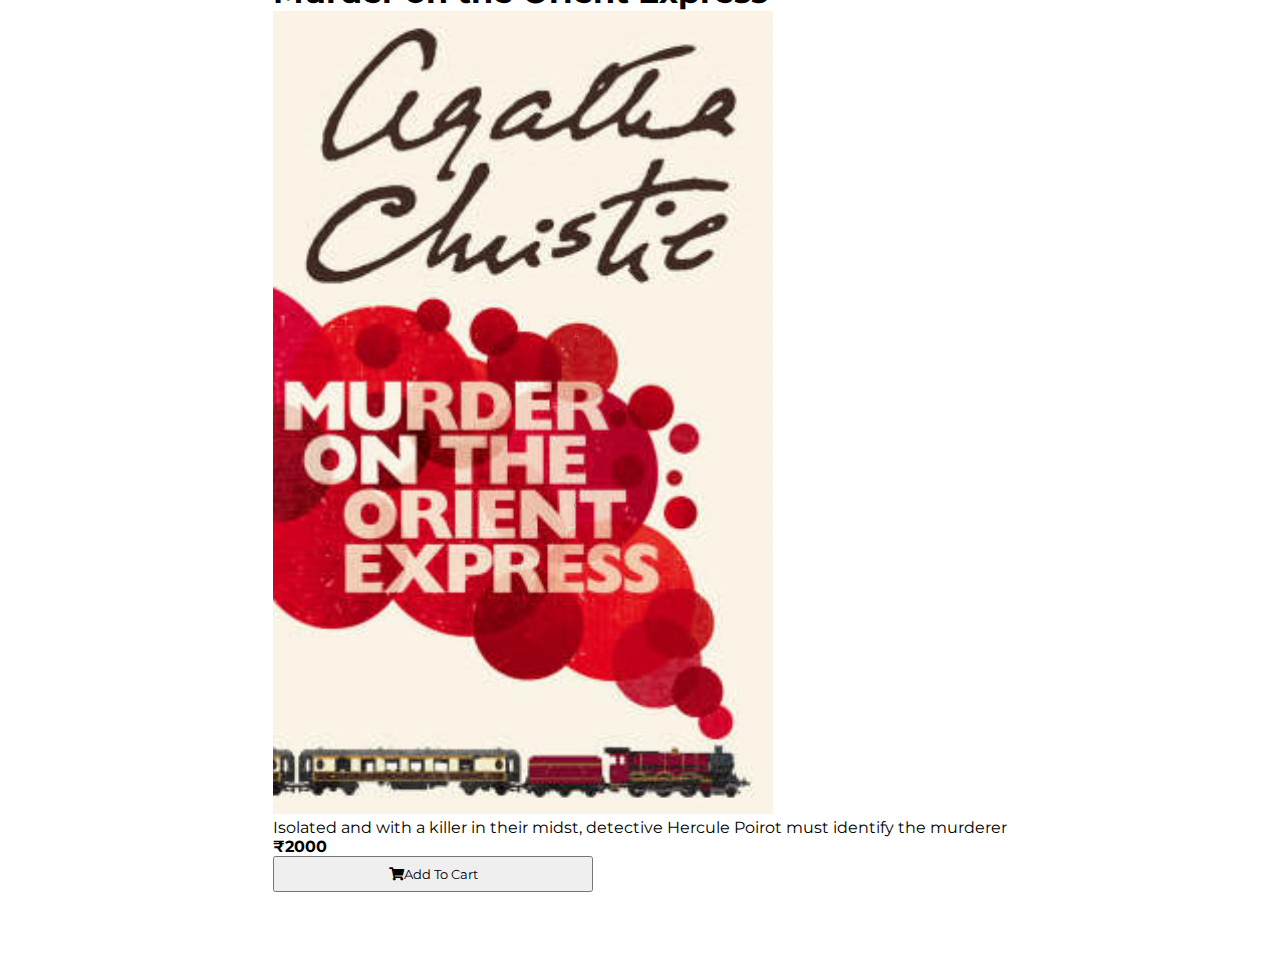
<file: pages/wishlist.html>
<!DOCTYPE html>
<html lang="en">

<head>
    <meta charset="UTF-8">
    <meta http-equiv="X-UA-Compatible" content="IE=edge">
    <meta name="viewport" content="width=device-width, initial-scale=1.0">
    <meta name="author" content="Aishwarya Dhiman">
    <title>E-commerce-app | My Cart</title>
    <link rel="stylesheet" href="https://zeta-ui.netlify.app/components/root.css" />
    <link rel="stylesheet" href="https://cdnjs.cloudflare.com/ajax/libs/font-awesome/5.14.0/css/all.min.css" />
    <link rel="stylesheet" href="../app.css">

</head>

<body>
    <!-- header starts  -->
    <header class="header-wrapper">
        <a class="active" href="../index.html">
            <h1>BookzKart</h1>
        </a>
        <form action="" class="search-container">
            <input type="search" placeholder="Search..." name="search">
            <button type="submit"><i class="fa fa-search"></i></button>
        </form>
        <nav class="topnav">
            <a href="login.html"><button class="btn btn-primary-solid">
                    Login</button></a>
            <a href="./wishlist.html"><button class="btn badge-btn">
                    <i class="fas fa-heart fa-2x"></i><span class="badge-icon-count">0</span>
                </button></a>
            <a href="./cart.html"><button class="btn badge-btn">
                    <i class="fa fa-shopping-cart fa-2x"></i><span class="badge-icon-count">0</span></button></a>
        </nav>
    </header>
    <!-- header ends  -->

    <main class="main-container">
        <h2 class="margin-top margin-bottom">MY WISHLIST</h2>
        <section class="flex flex-wrap justify-content-evenly section-cart card-display">
            <div class="card-container card-vertical card-shadow">
                <div class="card-header">
                    <span class="card-badge">Best Seller</span>
                    <button class="card-btn-icon margin-l">
                        <i class="fas fa-heart"></i></button>
                </div>
                <h1 class="card-heading">To Kill a Mocking bird</h1>
                <img class="card-image" src="../assets/images/mocking_bird.jpg" alt="card image" />
                <p class="card-text">'To Kill A Mockingbird' became both an instant bestseller and a critical
                    success when it was first published in 1960.
                </p>
                <div class="card-product-price">
                    <span class="current-price"><strong>₹2000</strong></span>
                </div>
                <div class="card-footer">
                    <button class="btn btn-secondary-solid btn-wishlist">
                        <i class="fa fa-shopping-cart"></i>Add To Cart</button>
                </div>
            </div>
            <div class="card-container card-vertical card-shadow">
                <div class="card-header">
                    <span class="card-badge">Best Seller</span>
                    <button class="card-btn-icon margin-l">
                        <i class="fas fa-heart"></i></button>
                </div>
                <h1 class="card-heading">The Catcher in the Rye</h1>
                <img class="card-image" src="../assets/images/catcher_in_rye.jpg" alt="card image" />
                <p class="card-text">The hero-narrator of The Catcher in the Rye is an ancient child of sixteen, a
                    native New Yorker named Holden Caulfield.
                </p>
                <div class="card-product-price">
                    <span class="current-price"><strong>₹2000</strong></span>
                </div>
                <div class="card-footer">
                    <button class="btn btn-secondary-solid btn-wishlist">
                        <i class="fa fa-shopping-cart"></i>Add To Cart</button>
                </div>
            </div>
            <div class="card-container card-vertical card-shadow">
                <div class="card-header">
                    <button class="card-btn-icon margin-l">
                        <i class="fas fa-heart"></i></i></button>
                </div>
                <h1 class="card-heading">The Girl on the Train</h1>
                <img class="card-image" src="../assets/images/train.jpg" alt="card image" />
                <p class="card-text">Rachel catches the same commuter train every morning. She knows it will wait at the
                    same signal each time. Read to know more.
                </p>
                <div class="card-product-price">
                    <span class="current-price"><strong>₹2000</strong></span>
                </div>
                <div class="card-footer">
                    <button class="btn btn-secondary-solid btn-wishlist">
                        <i class="fa fa-shopping-cart"></i>Add To Cart</button>
                </div>
            </div>
            <div class="card-container card-vertical card-shadow">
                <div class="card-header">
                    <span class="card-badge">Must Read</span>
                    <button class="card-btn-icon margin-l">
                        <i class="fas fa-heart"></i></i></button>
                </div>
                <h1 class="card-heading">Pride and Prejudice</h1>
                <img class="card-image" src="../assets/images/cp.jpg" alt="card image" />
                <p class="card-text">Since its immediate success in 1813, Pride and Prejudice has remained one of the
                    most popular novels in the English language.
                </p>
                <div class="card-product-price">
                    <span class="current-price"><strong>₹2000</strong></span>
                </div>
                <div class="card-footer">
                    <button class="btn btn-secondary-solid btn-wishlist">
                        <i class="fa fa-shopping-cart"></i>Add To Cart</button>
                </div>
            </div>
            <div class="card-container card-vertical card-shadow">
                <div class="card-header">
                    <span class="card-badge">Best Seller</span>
                    <button class="card-btn-icon margin-l">
                        <i class="fas fa-heart"></i></button>
                </div>
                <h1 class="card-heading">The Girl Who Played with Fire</h1>
                <img class="card-image" src="../assets/images/fire.jpg" alt="card image" />
                <p class="card-text">Rating - 4.1
                    Part blistering espionage thriller, part riveting police procedural, and part piercing exposé on
                    social injustice.
                </p>
                <div class="card-product-price">
                    <span class="current-price"><strong>₹2000</strong></span>
                </div>
                <div class="card-footer">
                    <button class="btn btn-secondary-solid btn-wishlist">
                        <i class="fa fa-shopping-cart"></i>Add To Cart</button>
                </div>
            </div>
            <div class="card-container card-vertical card-shadow">
                <div class="card-header">
                    <button class="card-btn-icon margin-l">
                        <i class="fas fa-heart"></i></button>
                </div>
                <h1 class="card-heading">Murder on the Orient Express</h1>
                <img class="card-image" src="../assets/images/orient.jpg" alt="card image" />
                <p class="card-text">Isolated and with a killer in their midst, detective Hercule Poirot must identify
                    the murderer
                </p>
                <div class="card-product-price">
                    <span class="current-price"><strong>₹2000</strong></span>
                </div>
                <div class="card-footer">
                    <button class="btn btn-secondary-solid btn-wishlist">
                        <i class="fa fa-shopping-cart"></i>Add To Cart</button>
                </div>
            </div>
    </main>

</body>

</html>
</file>
<file: app.css>
@import url(./components/root.css);

/* header styles  */
.header-wrapper {
  display: flex;
  justify-content: space-around;
  align-items: center;
  background-color: var(--ZINC-COLOR-LIGHT);
  box-shadow: 0 6px 4px -6px var(--ZINC-COLOR-DARK);
}

.header-wrapper a {
  color: var(--BRAND-COLOR-DARK);
  text-decoration: none;
  font-size: 1.2rem;
}

.topnav {
  display: flex;
  align-items: center;
}

.header-wrapper .search-container input {
  padding: 8px;
  font-size: 1rem;
  border: none;
  border-radius: 8px 0px 0px 8px;
}

.search-container button {
  float: right;
  padding: 8px;
  background: var(--BRAND-COLOR-LIGHT);
  font-size: 1rem;
  border: none;
  cursor: pointer;
  color: var(--BRAND-COLOR-DARK);
  border-radius: 0px 8px 8px 0px;
}

.search-container button:hover {
  opacity: 0.7;
}

.btn {
  padding: 8px;
}

.badge-btn {
  color: var(--BRAND-COLOR-DARK);
}

.flex {
  display: flex;
}

.flex-col {
  flex-direction: column;
}

.margin-top {
  margin-top: 0.8rem;
}

.margin-bottom {
  margin-bottom: 0.8rem;
}

.justify-content-between {
  justify-content: space-between;
}

.justify-content-evenly {
  justify-content: space-evenly;
}

.flex-wrap {
  flex-wrap: wrap;
}

.hero-section {
  height: 65%;
  background-repeat: no-repeat;
  position: relative;
  margin-top: 8px;
  background-color: var(--ZINC-COLOR-LIGHT);
}

.hero-image {
  position: absolute;
  width: 40rem;
  top: -5rem;
}

.hero-text {
  text-align: right;
  position: absolute;
  top: 50%;
  left: 60%;
  transform: translate(-50%, -50%);
  color: var(--BRAND-COLOR-DARK);
}

.hero-text > h1 {
  font-size: 2rem;
}

.section-books {
  padding: 3rem;
}

.section-books > h1 {
  padding: 2rem;
  text-align: center;
}
.card-collection {
  cursor: pointer;
  flex-direction: column;
  height: 25rem;
  width: 15rem;
  border-radius: var(--BORDER-RADIUS);
  background-color: var(--ZINC-COLOR-LIGHT);
  text-align: center;
}

.card-collection > img {
  height: 20rem;
  width: 15rem;
  border-radius: var(--BORDER-RADIUS);
}

.card-collection > a {
  text-decoration: none;
  color: var(--FONT-COLOR);
  padding: 1rem;
}

.cursor-pointer {
  cursor: pointer;
}
</file>
